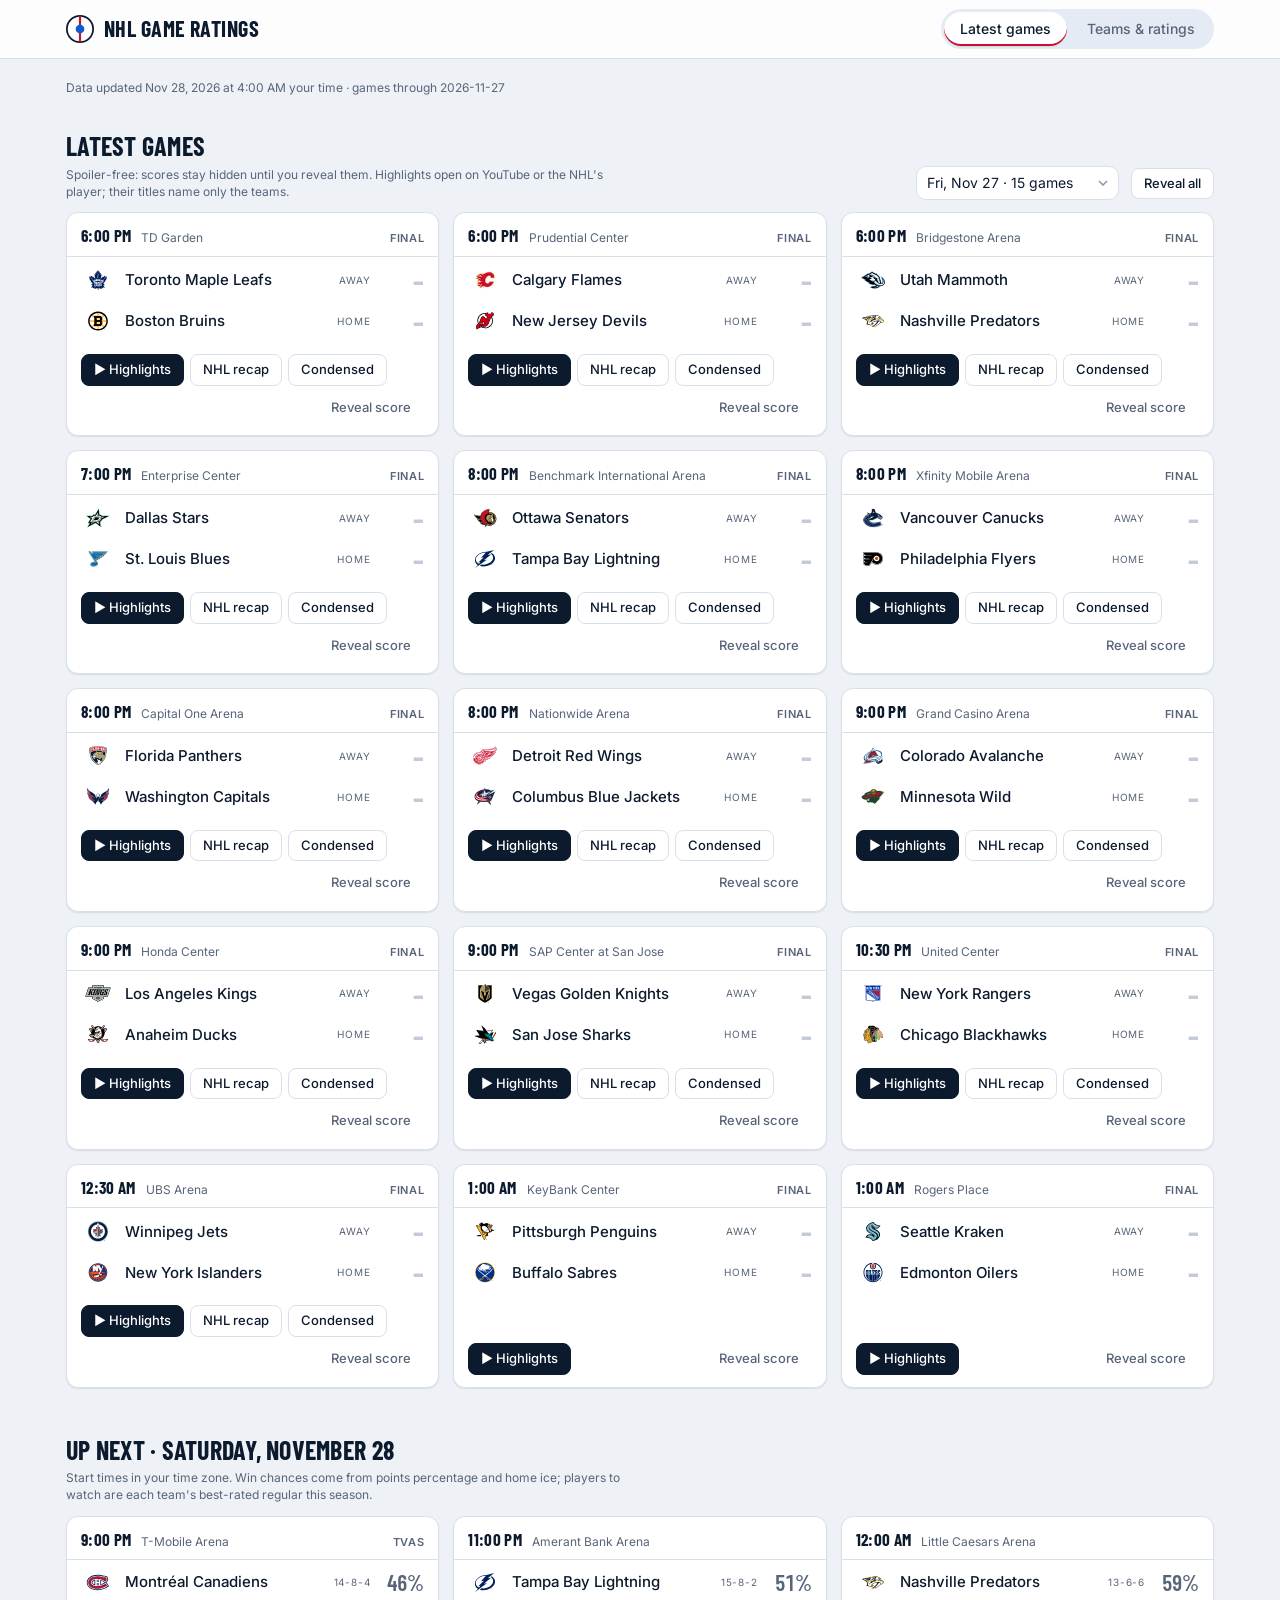
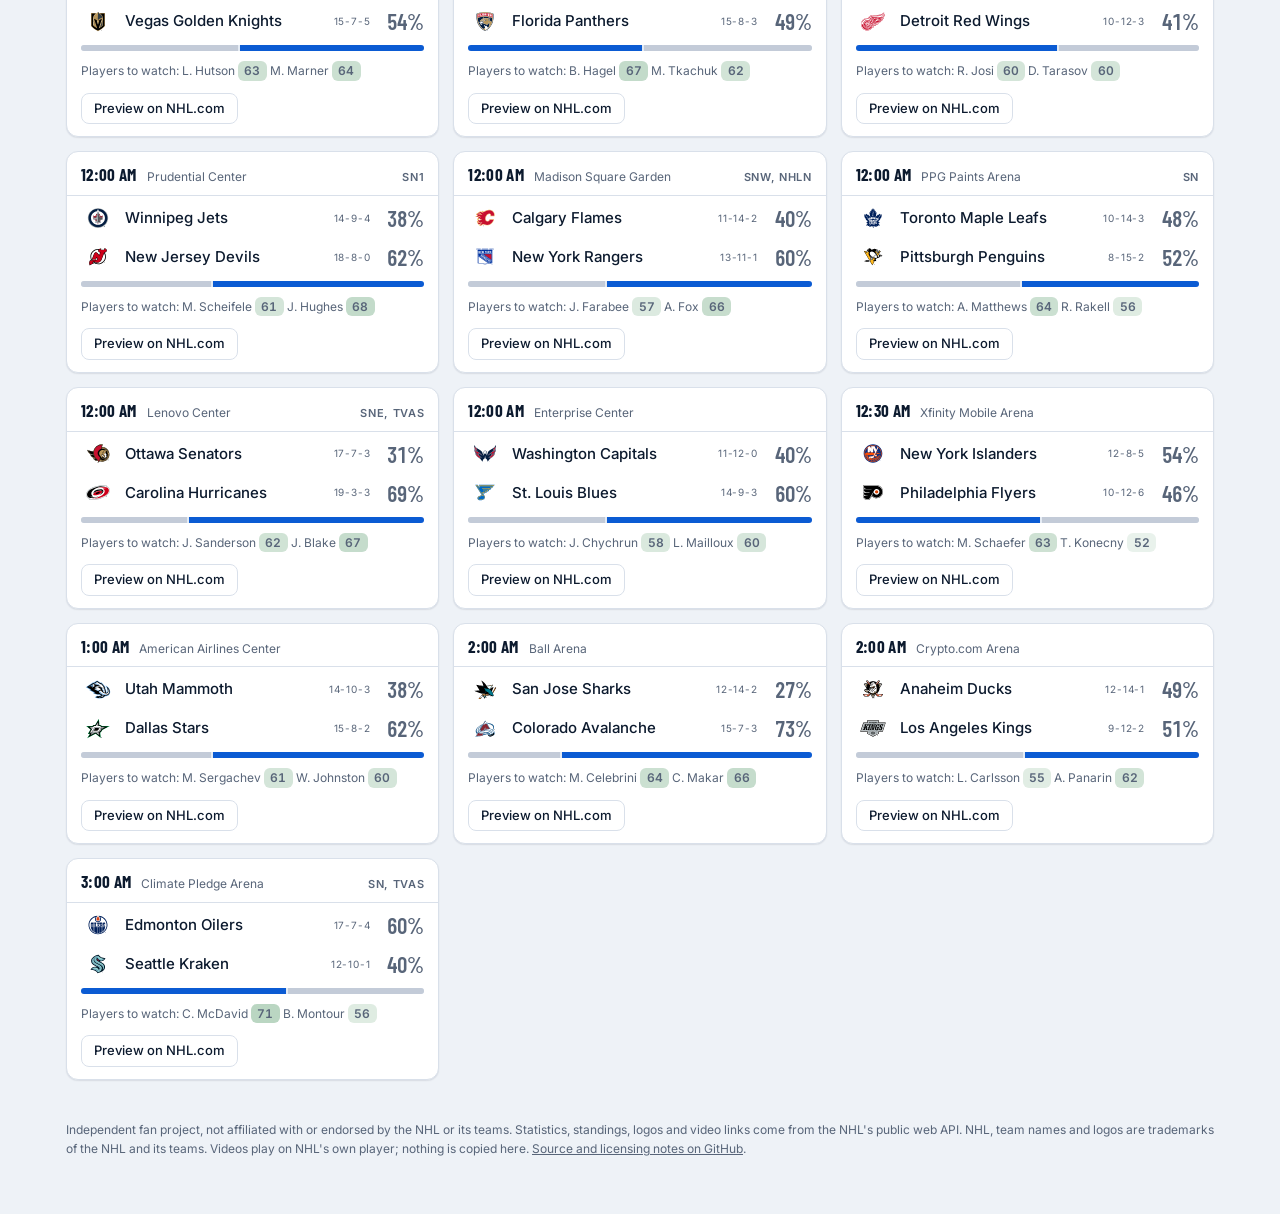
<file: site/index.html>
<!doctype html>
<html lang="en">
<head>
<meta charset="utf-8">
<meta name="viewport" content="width=device-width, initial-scale=1, viewport-fit=cover">
<meta name="color-scheme" content="light dark">
<meta name="theme-color" content="#ffffff" media="(prefers-color-scheme: light)">
<meta name="theme-color" content="#0d1726" media="(prefers-color-scheme: dark)">
<title>NHL Game Ratings</title>
<meta name="description" content="0-100 game scores and ratings for every NHL player, spoiler-free latest games, standings, trends and line combinations.">
<link rel="icon" href="data:image/svg+xml,%3Csvg xmlns='http://www.w3.org/2000/svg' viewBox='0 0 32 32'%3E%3Cellipse cx='16' cy='20' rx='12' ry='5' fill='%23141a23'/%3E%3Crect x='4' y='14' width='24' height='6' fill='%23141a23'/%3E%3Cellipse cx='16' cy='14' rx='12' ry='5' fill='%23394456'/%3E%3C/svg%3E">
<link rel="preconnect" href="https://fonts.googleapis.com">
<link rel="preconnect" href="https://fonts.gstatic.com" crossorigin>
<link rel="stylesheet" href="https://fonts.googleapis.com/css2?family=Barlow+Condensed:wght@500;600;700&family=Inter:wght@400;500;600&display=swap">
<link rel="stylesheet" href="theme.css?v=20261118a">
<link rel="stylesheet" href="app.css?v=20261118a">
<script src="vendor/d3.min.js"></script>
<script src="runtime.js?v=20261118a"></script>
</head>
<body>
<header class="app-head" id="top">
  <div class="app-head-in">
    <a class="brand" href="./" aria-label="NHL Game Ratings, home">
      <svg class="brand-mark" viewBox="0 0 32 32" aria-hidden="true"><circle cx="16" cy="16" r="15" class="bm-ring"/><path d="M16 1v30" class="bm-line"/><circle cx="16" cy="16" r="5" class="bm-dot"/></svg>
      <span class="brand-name">NHL Game Ratings</span>
    </a>
    <nav class="hr-tabs" role="tablist" aria-label="Views">
      <button type="button" class="hr-tab" role="tab" id="tab-latest" data-tab="latest" aria-controls="latest" aria-selected="true">Latest games</button>
      <button type="button" class="hr-tab" role="tab" id="tab-stats" data-tab="stats" aria-controls="stats" aria-selected="false">Teams &amp; ratings</button>
    </nav>
  </div>
</header>
<main id="dash-root">
<div class="hr">
  <h1 class="vh">NHL Game Ratings</h1>
  <p class="hr-updated" data-draw="updatedAt">—</p>

  <section class="hr-sec" id="latest" role="tabpanel" aria-labelledby="tab-latest">
    <div class="sec-head">
      <div>
        <h2>Latest games</h2>
        <p class="hr-sub">Spoiler-free: scores stay hidden until you reveal them. Highlights open on YouTube or the NHL's player; their titles name only the teams.</p>
      </div>
      <div class="hr-pick">
        <label for="hr-day" class="vh">Game day</label>
        <select id="hr-day" class="dash-select" data-draw="dayPick" aria-label="Game day" data-source="games"></select>
        <button type="button" class="hr-btn" id="hr-reveal-all">Reveal all</button>
        <button type="button" class="hr-btn" id="hr-hide-all" hidden>Hide all</button>
      </div>
    </div>
    <div class="hr-cards" data-source="games standings logosLight logosDark" data-draw="latestGames"></div>

  <section class="hr-sec" id="upnext" aria-labelledby="upnext-title">
    <div class="sec-head">
      <div>
        <h2 id="upnext-title" data-draw="upNextTitle">Up next</h2>
        <p class="hr-sub">Start times in your time zone. Win chances come from points percentage and home ice; players to watch are each team's best-rated regular this season.</p>
      </div>
    </div>
    <div class="hr-cards" data-source="upcoming standings logosLight logosDark" data-draw="upNext"></div>
  </section>
  </section>

  <div class="hr-panel" id="stats" role="tabpanel" aria-labelledby="tab-stats" hidden>
  <div class="scope" id="teams" role="group" aria-label="Pick a team, conference or division">
    <div class="scope-top" data-source="standings" data-draw="teamBar"></div>
    <div class="scope-logos" data-source="standings logosLight logosDark" data-draw="teamGrid"></div>
  </div>













  <nav class="sec-nav view-tabs" role="tablist" aria-label="Views of the stats">
    <button type="button" role="tab" data-view="players" aria-selected="true">Players</button>
    <button type="button" role="tab" data-view="team" data-needs-team aria-selected="false">Team</button>
    <button type="button" role="tab" data-view="lines" aria-selected="false">Lines</button>
    <button type="button" role="tab" data-view="league" aria-selected="false">Divisions &amp; standings</button>
  </nav>

  <div class="view" data-view="players">
    <div class="players-split">
      <div class="psplit" id="split-season">
  <section class="hr-sec" id="season">
    <div>
      <h2>Players</h2>
      <p class="hr-sub">Everything here is on a 0–100 scale where 50 is average. Rating is a running estimate of how good each player is, started from last season; game scores rate single games. Click a player to chart their season.</p>
      <details class="how">
        <summary>How it's scored</summary>
        <ul>
          <li><b>Game score</b> — each game's <i>xG Game Score</i>: shots, scoring chances (expected goals), assists, blocks, penalties, faceoffs, and the 5-on-5 chances for and against while on the ice. It's ranked against every game at the position: 50 is average, 70 beats 91% of games, 90 beats 99.6%.</li>
          <li><b>Rating</b> — starts from last season and moves a little toward each new game score, so one big night can't make a star. 50 is the average player, 70 about the top 2%.</li>
          <li><b>Goalies</b> — goals saved above expected: the chance quality of every shot faced minus goals allowed.</li>
          <li><b>vs Exp.</b> — average game score minus the score expected before each game from the player's rating, ice time, both teams' strength, home ice and back-to-backs. Positive means outperforming; single games swing about ±11, so trust it after 15–20 games.</li>
          <li><b>Play-driving</b> — the team's 5-on-5 expected-goal edge per 60 minutes with the player on the ice, as a running rating; short nights count less.</li>
        </ul>
        <a href="#method">Full method</a>
      </details>
    </div>
    <div class="hr-scroll">
      <table class="hr-full hr-season" data-source="season" data-row-key="team,player_id" aria-label="Season average ratings by player">
        <thead><tr>
          <th class="l" data-field="name">Player</th>
          <th class="l" data-field="team">Team</th>
          <th class="l" data-field="pos">Pos</th>
          <th data-field="gp">GP</th>
          <th data-field="rating" title="Running estimate after the latest game, started from last season">Rating</th>
          <th data-field="since_start" title="Change since the start of the season">± Season</th>
          <th data-field="avg" title="Average game score this season">Avg game</th>
          <th data-field="vs_exp" title="Average game score minus what was expected before each game from his rating, ice time, both teams' strength, home ice and back-to-backs">vs Exp.</th>
          <th data-field="last5" title="Average game score, last five games">Last 5</th>
          <th data-field="drive" title="5-on-5 expected-goal edge with the player on the ice, as a running rating">Play-driving</th>
        </tr></thead>
        <tbody data-draw="seasonRows"></tbody>
      </table>
    </div>
  </section>
    <section class="hr-sec hr-trend-grid" id="player-trend" aria-live="polite">
      <div class="pt-head"><h3 data-draw="playerName">Player</h3><button type="button" class="btn btn-ghost pt-close" id="pt-close">Close ✕</button></div>
      <p class="hr-lede" data-draw="playerText">—</p>
      <div class="hr-key" aria-hidden="true">
        <span><i class="hr-sw hr-sw-dot"></i>Game score</span>
        <span><i class="hr-sw hr-sw-roll"></i>Rating</span>
        <span><i class="hr-sw hr-sw-band"></i>Likely range</span>
        <span><i class="hr-sw hr-sw-ref"></i>League average</span>
      </div>
      <div class="hr-chart" data-source="rolling" data-draw="playerChart"></div>
      <div class="pt-stats" data-source="rolling season" data-draw="playerStats"></div>
    </section>
      </div>
      <div class="psplit" id="split-hot">
    <section class="hr-sec hr-trend-grid" id="hot">
      <h3>Who's trending</h3>
      <p class="hr-sub">Last five games against the season average (6+ games played).</p>
      <div class="hr-scroll">
        <table class="hr-full hr-hot" data-source="season" data-row-key="team,player_id" aria-label="Players trending up and down">
          <thead><tr>
            <th class="l" data-field="name">Player</th>
            <th class="l" data-field="pos">Pos</th>
            <th data-field="gp">GP</th>
            <th data-field="avg">Season</th>
            <th data-field="last5">Last 5</th>
            <th data-field="delta">Change</th>
            <th class="l">Last 10</th>
          </tr></thead>
          <tbody data-draw="hotRows"></tbody>
        </table>
      </div>
    </section>
      </div>
    </div>
  </div>

  <div class="view" data-view="team" hidden>
  <section class="hr-sec" id="team">
    <div class="team-hero" data-source="standings summary teamForm logosLight logosDark" data-draw="teamHero"></div>
  </section>
    <section class="hr-sec hr-trend-grid" id="team-trend">
      <h2>Team trend</h2>
      <p class="hr-lede" data-draw="teamTrendText">—</p>
      <div class="hr-key" aria-hidden="true">
        <span><i class="hr-sw hr-sw-win"></i>Win</span>
        <span><i class="hr-sw hr-sw-loss"></i>Loss</span>
        <span><i class="hr-sw hr-sw-roll"></i>5-game average</span>
        <span><i class="hr-sw hr-sw-ref"></i>League average</span>
      </div>
      <div class="hr-chart" data-source="teamGames" data-draw="teamChart"></div>
      <p class="hr-sub">Team rating: skaters' ratings averaged by ice time.</p>
    </section>
  <section class="hr-sec" id="grid">
    <div>
      <h2>Game log</h2>
      <p class="hr-sub">Every player, every game. Point at or tap a cell for the stats.</p>
    </div>
    <div class="hr-legend" aria-hidden="true" data-draw="legend"></div>
    <div class="hr-scroll hr-heat" data-source="ratings" data-draw="heat"></div>
  </section>
  <section class="hr-sec" id="game">
    <div>
      <h2>Game detail</h2>
      <p class="hr-sub">CF/CA: 5-on-5 shot attempts on ice · GF/GA: goals on ice · PD/PT: penalties drawn/taken · ixG: expected goals of own shots.</p>
    </div>
    <div class="hr-pick">
      <label for="hr-game" class="vh">Game</label>
      <select id="hr-game" class="dash-select" data-draw="gamePick" aria-label="Game" data-source="ratings"></select>
      <span data-draw="gameLinks">—</span>
    </div>
    <div class="hr-scroll">
      <table class="hr-full" data-source="ratings" data-row-key="game_id,player_id" aria-label="Skater ratings for the selected game">
        <thead><tr>
          <th class="l" data-field="name">Skater</th>
          <th class="l" data-field="pos">Pos</th>
          <th data-field="toi">TOI</th>
          <th data-field="rating">Rating</th>
          <th data-field="G">G</th>
          <th data-field="A1">A1</th>
          <th data-field="A2">A2</th>
          <th data-field="SOG">SOG</th>
          <th data-field="ixG">ixG</th>
          <th data-field="BLK">BLK</th>
          <th data-field="CF">CF</th>
          <th data-field="CA">CA</th>
          <th data-field="GF">GF</th>
          <th data-field="GA">GA</th>
          <th data-field="PD">PD</th>
          <th data-field="PT">PT</th>
          <th data-field="FOW">FOW</th>
          <th data-field="FOL">FOL</th>
        </tr></thead>
        <tbody data-draw="gameSkaters"></tbody>
      </table>
    </div>
    <div class="hr-scroll">
      <table class="hr-full" data-source="ratings" data-row-key="game_id,player_id" aria-label="Goalie ratings for the selected game">
        <thead><tr>
          <th class="l" data-field="name">Goalie</th>
          <th data-field="toi">TOI</th>
          <th data-field="rating">Rating</th>
          <th data-field="SA">Shots against</th>
          <th data-field="SV">Saves</th>
          <th data-field="GA">Goals against</th>
          <th data-field="xGA">Expected GA</th>
          <th data-field="decision">Decision</th>
        </tr></thead>
        <tbody data-draw="gameGoalies"></tbody>
      </table>
    </div>
    <h3>Lines in this game</h3>
    <div class="hr-lines" data-source="lines ratings" data-draw="gameLines"></div>
  </section>
  </div>

  <div class="view" data-view="lines" hidden>
  <section class="hr-sec" id="lines">
    <div>
      <h2>Lines</h2>
      <p class="hr-sub">Units with the most 5-on-5 time together, from shift charts. CF% is their share of shot attempts while together.</p>
    </div>
    <div class="hr-scroll">
      <table class="hr-full hr-hot" data-source="lineSeason" data-row-key="team,player_ids" aria-label="Most-used line combinations this season">
        <thead><tr>
          <th class="l" data-field="names">Unit</th>
          <th data-field="games">GP</th>
          <th data-field="toi_min">5v5 min</th>
          <th data-field="CF">CF</th>
          <th data-field="CA">CA</th>
          <th data-field="cf_pct">CF%</th>
          <th data-field="GF">GF</th>
          <th data-field="GA">GA</th>
          <th data-field="avg_rating">Line rating</th>
        </tr></thead>
        <tbody data-draw="lineRows"></tbody>
      </table>
    </div>
  </section>
  </div>

  <div class="view" data-view="league" hidden>
  <section class="hr-sec" id="groups">
    <div>
      <h2>Divisions &amp; conferences</h2>
      <p class="hr-sub">Average game score is each team's skater scores in a game, weighted by ice time, averaged over all its games. Average rating is the mean rating of skaters with 5+ games. Click a row to show only that group.</p>
    </div>
    <div class="hr-scroll">
      <table class="hr-full hr-groups" data-source="groupAvg" aria-label="Average scores by division and conference">
        <thead><tr>
          <th class="l" data-field="name">Group</th>
          <th data-field="teams">Teams</th>
          <th data-field="pts_pct" title="Points percentage, from the standings">Pts %</th>
          <th data-field="avg_game" title="Average team game score">Avg game score</th>
          <th data-field="avg_rating" title="Average skater rating (5+ games)">Avg rating</th>
          <th class="l" data-field="best_team">Best team</th>
          <th class="l" data-field="top_player">Top player</th>
        </tr></thead>
        <tbody data-draw="groupRows"></tbody>
      </table>
    </div>
  </section>
  <section class="hr-sec" id="standings">
    <div class="hr-standhead">
      <div>
        <h2>Standings</h2>
        <p class="hr-sub">The line marks the playoff cut: top three in each division plus two wild cards per conference. Click a team to open it.</p>
      </div>
    </div>
    <div class="hr-toggle" role="group" aria-label="Group standings by">
      <button type="button" class="hr-tog" data-view="division" aria-pressed="true">Division</button>
      <button type="button" class="hr-tog" data-view="conference" aria-pressed="false">Conference</button>
      <button type="button" class="hr-tog" data-view="league" aria-pressed="false">League</button>
    </div>
    <div class="hr-scroll">
      <table class="hr-full hr-stand" data-source="standings" data-row-key="team" aria-label="Season standings">
        <thead><tr>
          <th data-draw="rankHead">—</th>
          <th class="l" data-field="name">Team</th>
          <th data-field="gp">GP</th>
          <th data-field="w">W</th>
          <th data-field="l">L</th>
          <th data-field="otl">OTL</th>
          <th data-field="pts">PTS</th>
          <th data-field="pts_pct">P%</th>
          <th data-field="rw">RW</th>
          <th data-field="gf">GF</th>
          <th data-field="ga">GA</th>
          <th data-field="diff">Diff</th>
          <th data-field="home">Home</th>
          <th data-field="road">Road</th>
          <th data-field="l10">L10</th>
          <th data-field="streak">Streak</th>
        </tr></thead>
        <tbody data-draw="standingsRows"></tbody>
      </table>
    </div>
    <p class="hr-sub" data-draw="standingsAsOf">—</p>
  </section>
  <section class="hr-sec" id="upsets">
    <div>
      <h2>Upsets</h2>
      <p class="hr-sub">Wins by a team with under a 40% pre-game chance (from points percentage and home ice).</p>
    </div>
    <article class="hr-story" id="upset-story" data-source="games ratings goals" data-draw="upsetStory"></article>
    <div>
      <h3>Biggest upsets this season</h3>
    </div>
    <div class="hr-scroll">
      <table class="hr-full" data-source="games" data-row-key="game_id" aria-label="Biggest upsets of the season">
        <thead><tr>
          <th class="l" data-field="date">Date</th>
          <th class="l" data-field="winner">Winner</th>
          <th class="l" data-field="final">Score</th>
          <th class="l" data-field="loser">Beat</th>
          <th data-field="winner_pregame_pct">Win chance %</th>
          <th class="l" data-field="winner_star">Winner's best</th>
          <th class="l">Story</th>
        </tr></thead>
        <tbody data-draw="upsetRows"></tbody>
      </table>
    </div>
  </section>
  </div>

  <details id="method">
    <summary>How the ratings work</summary>
    <div class="method-body">
    <p>Two layers: a <strong>game score</strong> says what happened in one game; a <strong>rating</strong> says how good a player is, and is updated after every game. One game is a very noisy sample, and goals are the noisiest part of it, so both lean on shots and expected goals rather than on goals.</p>
    <p><strong>Expected goals (xG)</strong> is the chance that a shot becomes a goal, from a model trained on <span data-draw="methodXg">the two previous NHL seasons</span> and then frozen: shot distance, angle, shot type, rebound, off a turnover, power play, shorthanded, empty net.</p>
    <p><strong>Game score.</strong> Skaters get an <em>xG Game Score</em>: Dom Luszczyszyn's published Game Score (0.75 × goals + 0.70 × primary assists + 0.55 × secondary assists + 0.075 × shots on goal + 0.05 × blocks + 0.15 × penalties drawn − 0.15 × taken + 0.01 × faceoffs won − 0.01 × lost + 0.05 × 5-on-5 shot attempts for on ice − 0.05 × against + 0.15 × 5-on-5 goals for on ice − 0.15 × against), with goals replaced by the player's own expected goals and the on-ice shot-attempt and goal terms replaced by on-ice 5-on-5 expected goals for and against. Goalies get goals saved above expected. Each game's number is ranked against every game this season at the position (forwards, defense, goalies) and the rank placed on a 0–100 bell curve centred on 50: 70 beats 91% of games, 80 beats 98%, 90 beats 99.6%.</p>
    <p><strong>Rating.</strong> A Kalman filter keeps one running estimate per player plus how sure it is. Each season it starts from last season's final rating, pulled part of the way back to the position average. After each game it moves toward that game's number by a step that is bigger when the estimate is unsure; for play-driving and goalies, also when the game had more 5-on-5 ice time or more shots faced. Missed games and trades add uncertainty. Skaters' main rating runs on xG Game Score; <em>play-driving</em> runs on the 5-on-5 expected-goal difference per 60 minutes on ice; goalies' runs on goals saved above expected per shot. All settings were fitted on past seasons by how well each game's rating predicted the next game. Ratings run 0–100: 50 is the average player at the position and each 10 points is one standard deviation of last season's spread among regulars, so 70 is about the top 2% and 80 is rare.</p>
    <p data-draw="methodChecks"></p>
    <p><strong>Limits:</strong> these numbers only see what the play-by-play and shift charts record. Defensive positioning, zone exits and passes that don't lead to a shot are invisible, and on-ice numbers depend on teammates. Treat a single game as a summary, not a verdict.</p>
    <p><strong>Sources:</strong> Game Score — Luszczyszyn, Hockey Graphs (2016). Why shots and xG beat goals in small samples — Macdonald, Lennon &amp; Sturdivant (2012). Rating updates — state-space models as in Glickman &amp; Stern (1998) and Lopez, Matthews &amp; Baumer (2018), applied here to players.</p>
    <p><strong>Data and video:</strong> statistics, standings and team logos come from the NHL's public web API (boxscores, play-by-play and shift charts), documented by the community project NHL-API-Reference. Highlight links open NHL.com or YouTube, which host the videos; nothing is copied here. This page is an independent fan project and is not affiliated with or endorsed by the NHL or its teams. NHL and team names and logos are trademarks of the NHL and its teams.</p>
    </div>
  </details>
  </div>
</div>

<footer class="site-foot">
  Independent fan project, not affiliated with or endorsed by the NHL or its teams. Statistics, standings, logos and video links come from the NHL's public web API.
  NHL, team names and logos are trademarks of the NHL and its teams. Videos play on NHL's own player; nothing is copied here.
  <a href="https://github.com/k-sufliarsky/nhl-stats">Source and licensing notes on GitHub</a>.
</footer>
</main>
<script src="app.js?v=20261118a"></script>
</body>
</html>
</file>
<file: site/theme.css>
/* Design tokens for the static site. The page styles (app.css) use only these names. */
:root {
  /* Rink at night, scoreboard numerals. Ice-white ground, navy ink, goal-light red for what's active. */
  color-scheme: light;
  --color-bg: #eef2f7;
  --color-panel: #ffffff;
  --color-fg: #0c1a2e;
  --color-fg-muted: #586579;
  --color-border-line: #d9e0ea;
  --color-ok: #17804a;
  --color-warn: #c47f00;
  --color-bad: #c42b3a;
  --color-accent: #c8102e;
  --color-accent-soft: #fde8eb;
  --color-ink-soft: #e4ebf4;
  --series-1: #0b5bd3;
  --series-2: #d9822b;
  --series-3: #7b56c7;
  --series-4: #2a9d8f;

  --font-anthropic-sans: "Inter", ui-sans-serif, system-ui, -apple-system, "Segoe UI", Roboto, "Helvetica Neue", Arial, sans-serif;
  --font-anthropic-serif: "Barlow Condensed", "Arial Narrow", "Roboto Condensed", ui-sans-serif, system-ui, sans-serif;
  --font-display: "Barlow Condensed", "Arial Narrow", "Roboto Condensed", ui-sans-serif, system-ui, sans-serif;
  --cds-font-size-caption: 12px;
  --cds-font-size-body: 14px;
  --cds-font-size-heading: 18px;
  --cds-font-size-title: 34px;
  --cds-font-weight-medium: 600;

  --cds-gap-xs: 4px; --cds-gap-sm: 8px; --cds-gap-md: 12px; --cds-gap-lg: 20px; --cds-gap-xl: 36px;
  --cds-pad-xs: 4px; --cds-pad-sm: 8px; --cds-pad-md: 14px; --cds-pad-lg: 18px; --cds-pad-xl: 24px;
  --cds-radius: 10px;

  --cds-chart-muted: #c3cbd8;
  --cds-chart-grid: #e8edf4;
  --cds-chart-axis: #c3cbd8;
  --cds-chart-reference: #8a94a6;
  --cds-chart-status-critical: #c42b3a;
  --cds-text-secondary: #586579;
  --cds-surface-popover: #ffffff;
  --cds-border: #d3dae5;
  --cds-shadow-popover: 0 10px 30px rgba(12, 26, 46, .16);
  --shadow-card: 0 1px 2px rgba(12, 26, 46, .06), 0 1px 1px rgba(12, 26, 46, .04);
  --head-bg: rgba(255, 255, 255, .86);
  --cds-dur-slow: 400ms;
  --cds-ease-out: cubic-bezier(.2, .8, .2, 1);
}

@media (prefers-color-scheme: dark) {
  :root:not([data-theme="light"]) {
    color-scheme: dark;
    --color-bg: #08111e;
    --color-panel: #0f1b2d;
    --color-fg: #e7edf6;
    --color-fg-muted: #93a1b6;
    --color-border-line: #1f2e45;
    --color-ok: #3cc479;
    --color-warn: #e8a93a;
    --color-bad: #f0616c;
    --color-accent: #ff4b60;
    --color-accent-soft: #3a1520;
    --color-ink-soft: #16243a;
    --series-1: #5aa2ff;
    --series-2: #f0a35e;
    --series-3: #a98bf0;
    --series-4: #4cc3b4;
    --cds-chart-muted: #33435c;
    --cds-chart-grid: #182740;
    --cds-chart-axis: #33435c;
    --cds-chart-reference: #7d8aa0;
    --cds-text-secondary: #93a1b6;
    --cds-surface-popover: #142338;
    --cds-border: #2a3b56;
    --cds-shadow-popover: 0 10px 30px rgba(0, 0, 0, .55);
    --shadow-card: none;
    --head-bg: rgba(13, 23, 38, .88);
  }
}
:root[data-theme="dark"] {
  color-scheme: dark;
  --color-bg: #08111e; --color-panel: #0f1b2d; --color-fg: #e7edf6; --color-fg-muted: #93a1b6; --color-border-line: #1f2e45;
  --color-ok: #3cc479; --color-warn: #e8a93a; --color-bad: #f0616c; --color-accent: #ff4b60; --color-accent-soft: #3a1520; --color-ink-soft: #16243a;
  --series-1: #5aa2ff; --series-2: #f0a35e; --series-3: #a98bf0; --series-4: #4cc3b4;
  --cds-chart-muted: #33435c; --cds-chart-grid: #182740; --cds-chart-axis: #33435c; --cds-chart-reference: #7d8aa0;
  --cds-text-secondary: #93a1b6; --cds-surface-popover: #142338; --cds-border: #2a3b56; --cds-shadow-popover: 0 10px 30px rgba(0, 0, 0, .55);
  --shadow-card: none; --head-bg: rgba(13, 23, 38, .88);
}

*, *::before, *::after { box-sizing: border-box; }
[hidden] { display: none !important; }
html { -webkit-text-size-adjust: 100%; }
body {
  margin: 0;
  background: var(--color-bg);
  color: var(--color-fg);
  font: 400 var(--cds-font-size-body)/1.45 var(--font-anthropic-sans);
}
#dash-root {
  max-width: 1180px;
  margin: 0 auto;
  padding-block: 20px 56px;
  padding-left: max(16px, env(safe-area-inset-left, 0px));
  padding-right: max(16px, env(safe-area-inset-right, 0px));
}
img { max-width: 100%; }
.dash-select {
  font: inherit;
  color: var(--color-fg);
  background-color: var(--color-panel);
  border: 1px solid var(--color-border-line);
  border-radius: var(--cds-radius);
  padding: 6px 30px 6px 10px;
  appearance: none;
  background-image: url("data:image/svg+xml,%3Csvg xmlns='http://www.w3.org/2000/svg' width='10' height='6'%3E%3Cpath d='M1 1l4 4 4-4' fill='none' stroke='%238a94a6' stroke-width='1.5'/%3E%3C/svg%3E");
  background-repeat: no-repeat;
  background-position: right 10px center;
  max-width: 100%;
}
.dash-select:focus-visible { outline: 2px solid var(--color-fg); outline-offset: 1px; }
.site-foot { margin-top: 40px; font-size: var(--cds-font-size-caption); color: var(--color-fg-muted); line-height: 1.6; }
.site-foot a { color: inherit; }
.hr-updated { font-size: var(--cds-font-size-caption); color: var(--color-fg-muted); margin: 6px 0 0; }
</file>
<file: site/app.css>
.hr { display: flex; flex-direction: column; gap: var(--cds-gap-xl); font-family: var(--font-anthropic-sans); color: var(--color-fg); }
.hr h1 { font-family: var(--font-anthropic-serif); font-weight: 400; font-size: var(--cds-font-size-title); margin: 0; text-wrap: balance; }
.hr h2 { font-size: var(--cds-font-size-heading); font-weight: var(--cds-font-weight-medium); margin: 0; text-wrap: balance; }
.hr h3 { font-family: var(--font-anthropic-serif); font-weight: 400; font-size: var(--cds-font-size-heading); margin: 0; text-wrap: balance; }
.hr-lede { margin: var(--cds-gap-sm) 0 0; max-width: 68ch; line-height: 1.5; }
.hr-sub { color: var(--color-fg-muted); font-size: var(--cds-font-size-caption); margin: 4px 0 0; max-width: 72ch; line-height: 1.45; }
.hr-sec { display: flex; flex-direction: column; gap: var(--cds-gap-md); min-width: 0; }
.hr-scroll { overflow-x: auto; min-width: 0; position: relative; border: 1px solid var(--color-border-line); border-radius: var(--cds-radius); background: var(--color-panel); }
.hr table { border-collapse: collapse; font-variant-numeric: tabular-nums; font-size: var(--cds-font-size-body); }
.hr th, .hr td { padding: 6px 10px; text-align: right; white-space: nowrap; border-bottom: 1px solid var(--color-border-line); }
.hr th { font-size: var(--cds-font-size-caption); color: var(--color-fg-muted); font-weight: var(--cds-font-weight-medium); text-transform: uppercase; letter-spacing: .04em; }
.hr th.l, .hr td.l { text-align: left; }
.hr tbody tr:last-child td { border-bottom: 0; }
.hr-full { width: 100%; }
.hr-chip { display: inline-block; min-width: 2.6em; text-align: center; padding: 2px 6px; border-radius: 6px; font-weight: var(--cds-font-weight-medium); }
.hr-bar { display: inline-flex; align-items: center; gap: 8px; }
.hr-bar i { display: inline-block; height: 6px; border-radius: 3px; background: var(--cds-chart-muted); width: 60px; position: relative; overflow: hidden; }
.hr-bar i b { position: absolute; inset: 0 auto 0 0; border-radius: 3px; background: var(--color-fg-muted); }
.hr-heat { min-height: 200px; }
.hr-heat table { font-size: var(--cds-font-size-caption); }
.hr-heat th, .hr-heat td { padding: 0; border-bottom: 0; }
.hr-heat thead th { padding: 6px 2px; text-align: center; line-height: 1.25; text-transform: none; letter-spacing: 0; vertical-align: bottom; }
.hr-heat td.c { width: 38px; height: 28px; text-align: center; border: 1px solid var(--color-panel); cursor: default; }
.hr-heat td.c:focus-visible { outline: 2px solid var(--color-fg); outline-offset: -2px; }
.hr-heat td.empty { color: var(--color-fg-muted); }
.hr-heat .nm { position: sticky; left: 0; background: var(--color-panel); text-align: left; padding: 0 10px; font-size: var(--cds-font-size-body); z-index: 1; }
.hr-heat .w { color: var(--color-ok); } .hr-heat .lo { color: var(--color-bad); }
.hr-tip { position: absolute; z-index: 5; pointer-events: none; background: var(--cds-surface-popover); border: 1px solid var(--cds-border); box-shadow: var(--cds-shadow-popover); border-radius: var(--cds-radius); padding: 8px 10px; font-size: var(--cds-font-size-caption); line-height: 1.45; max-width: 260px; white-space: normal; }
.hr-tip strong { display: block; font-size: var(--cds-font-size-body); }
.hr-tip span { color: var(--cds-text-secondary); }
.hr-empty { min-height: 230px; display: flex; align-items: center; justify-content: center; color: var(--color-fg-muted); font-size: var(--cds-font-size-body); }
.hr-tip-float { position: fixed; z-index: 50; max-width: min(320px, calc(100vw - 16px)); }
.hr-pick { display: flex; flex-wrap: wrap; align-items: center; gap: var(--cds-gap-md); }
.hr-pick label { font-size: var(--cds-font-size-caption); color: var(--color-fg-muted); text-transform: uppercase; letter-spacing: .04em; }
.hr-team { display: flex; flex-wrap: wrap; align-items: center; gap: var(--cds-gap-md); margin-top: var(--cds-gap-md); }
.hr-team label { font-weight: var(--cds-font-weight-medium); }
.hr-legend { display: flex; flex-wrap: wrap; gap: var(--cds-gap-sm); align-items: center; font-size: var(--cds-font-size-caption); color: var(--color-fg-muted); }
.hr-legend .hr-chip { min-width: 3.4em; }
.hr-story { background: var(--color-panel); border: 1px solid var(--color-border-line); border-radius: var(--cds-radius); padding: var(--cds-pad-lg); display: flex; flex-direction: column; gap: var(--cds-gap-md); min-height: 160px; }
.hr-story p { margin: 0; max-width: 70ch; line-height: 1.55; }
.hr-story .meta { color: var(--color-fg-muted); font-size: var(--cds-font-size-caption); }
.hr-story ol { margin: 0; padding-left: 1.3em; display: flex; flex-direction: column; gap: 6px; line-height: 1.45; }
.hr-story .cols { display: grid; grid-template-columns: repeat(auto-fit, minmax(220px, 1fr)); gap: var(--cds-gap-lg); }
.hr-story .cols > div { min-width: 0; }
.hr-story h4 { margin: 0 0 6px; font-size: var(--cds-font-size-caption); color: var(--color-fg-muted); text-transform: uppercase; letter-spacing: .04em; font-weight: var(--cds-font-weight-medium); }
.hr-story ul { list-style: none; margin: 0; padding: 0; display: flex; flex-direction: column; gap: 4px; }
.hr-story li.p { display: flex; justify-content: space-between; gap: 8px; }
.hr-tag { font-size: var(--cds-font-size-caption); color: var(--color-fg-muted); }
.hr a { color: inherit; text-decoration-color: var(--color-fg-muted); text-underline-offset: 2px; }
.hr a:hover { text-decoration-color: var(--color-fg); }
.hr-btn { font: inherit; font-size: var(--cds-font-size-caption); background: transparent; color: var(--color-fg); border: 1px solid var(--color-border-line); border-radius: 6px; padding: 3px 8px; cursor: pointer; }
.hr-btn:hover { background: var(--color-bg); }
.hr tr.on td { background: var(--color-bg); }
.hr details { border-top: 1px solid var(--color-border-line); padding-top: var(--cds-gap-md); }
.hr details summary { cursor: pointer; font-weight: var(--cds-font-weight-medium); }
.hr details p, .hr details li { max-width: 72ch; line-height: 1.55; }
.hr-confs { display: grid; grid-template-columns: repeat(auto-fit, minmax(300px, 1fr)); gap: var(--cds-gap-lg); min-height: 220px; }
.hr-conf { display: flex; flex-direction: column; gap: var(--cds-gap-md); min-width: 0; }
.hr-conf h3 { font-family: var(--font-anthropic-sans); font-size: var(--cds-font-size-body); font-weight: var(--cds-font-weight-medium); }
.hr-div { display: flex; flex-direction: column; gap: 6px; min-width: 0; }
.hr-div h4 { margin: 0; font-size: var(--cds-font-size-caption); color: var(--color-fg-muted); text-transform: uppercase; letter-spacing: .04em; font-weight: var(--cds-font-weight-medium); }
.hr-logos { display: grid; grid-template-columns: repeat(auto-fill, minmax(62px, 1fr)); gap: 6px; }
.hr-logo { font: inherit; display: flex; flex-direction: column; align-items: center; gap: 2px; padding: 6px 2px 4px; background: var(--color-panel); color: var(--color-fg); border: 1px solid var(--color-border-line); border-radius: var(--cds-radius); cursor: pointer; font-size: var(--cds-font-size-caption); }
.hr-logo img { width: 40px; height: 28px; object-fit: contain; }
.hr-logo:hover { background: var(--color-bg); }
.hr-logo:focus-visible, .hr-tog:focus-visible { outline: 2px solid var(--color-fg); outline-offset: 1px; }
.hr-logo[aria-pressed=true] { border-color: var(--color-fg); box-shadow: inset 0 0 0 1px var(--color-fg); font-weight: var(--cds-font-weight-medium); }
.hr-teamhead { display: flex; align-items: center; gap: var(--cds-gap-md); }
.hr-teamhead img { width: 56px; height: 40px; object-fit: contain; }
.hr-toggle { display: inline-flex; border: 1px solid var(--color-border-line); border-radius: var(--cds-radius); overflow: hidden; align-self: flex-start; }
.hr-tog { font: inherit; font-size: var(--cds-font-size-caption); padding: 5px 12px; background: var(--color-panel); color: var(--color-fg-muted); border: 0; border-right: 1px solid var(--color-border-line); cursor: pointer; }
.hr-tog:last-child { border-right: 0; }
.hr-tog[aria-pressed=true] { background: var(--color-bg); color: var(--color-fg); font-weight: var(--cds-font-weight-medium); }
.hr-stand td.tm { text-align: left; }
.hr-stand td.tm span { display: inline-flex; align-items: center; gap: 8px; }
.hr-stand td.tm img { width: 26px; height: 20px; object-fit: contain; }
.hr-stand tr.sub td { text-align: left; font-size: var(--cds-font-size-caption); color: var(--color-fg-muted); padding-left: 16px; }
.hr-stand tr.grp td { text-align: left; font-size: var(--cds-font-size-caption); color: var(--color-fg-muted); text-transform: uppercase; letter-spacing: .04em; font-weight: var(--cds-font-weight-medium); background: var(--color-bg); }
.hr-stand tr.pick { cursor: pointer; }
.hr-stand tr.pick:hover td { background: var(--color-bg); }
.hr-stand tr.cut td { border-bottom: 2px solid var(--color-fg-muted); }
.hr .pos { color: var(--color-ok); } .hr .neg { color: var(--color-bad); }
.hr-standhead { display: flex; align-items: center; justify-content: space-between; gap: var(--cds-gap-md); }
.hr-standbar:has(> [hidden]:only-child) { display: none; }
.hr-chart { position: relative; min-height: 260px; min-width: 0; background: var(--color-panel); border: 1px solid var(--color-border-line); border-radius: var(--cds-radius); padding: var(--cds-pad-sm) 0; }
.hr-chart svg { display: block; width: 100%; height: auto; overflow: visible; }
.hr-chart .tick text, .hr-chart .lbl { fill: var(--cds-text-secondary); font-size: var(--cds-font-size-caption); font-family: var(--font-anthropic-sans); }
.hr-chart .tick line { stroke: var(--cds-chart-grid); }
.hr-chart .domain { display: none; }
.hr-key { display: flex; flex-wrap: wrap; gap: var(--cds-gap-md); font-size: var(--cds-font-size-caption); color: var(--color-fg-muted); align-items: center; }
.hr-key span { display: inline-flex; align-items: center; gap: 6px; }
.hr-sw { display: inline-block; width: 16px; height: 3px; border-radius: 2px; background: var(--color-fg-muted); }
.hr-sw-band { width: 16px; height: 10px; border-radius: 2px; background: color-mix(in oklab, var(--series-1) 22%, transparent); }
details.how { margin: 10px 0 0; max-width: 72ch; font-size: var(--cds-font-size-caption); color: var(--color-fg-muted); }
details.how > summary { cursor: pointer; color: var(--color-fg); font-weight: 600; width: fit-content; }
details.how ul { margin: 6px 0 4px; padding-left: 18px; line-height: 1.45; }
details.how li { margin: 3px 0; }
details.how a { color: inherit; }
.hr-sw-dot { width: 9px; height: 9px; border-radius: 50%; background: var(--color-panel); border: 1.5px solid var(--color-fg-muted); }
.hr-sw-ref { background: none; border-top: 2px dashed var(--cds-chart-reference); height: 0; }
.hr-sw-win { width: 9px; height: 9px; border-radius: 50%; background: var(--color-ok); }
.hr-sw-loss { width: 9px; height: 9px; border-radius: 50%; background: var(--color-bad); }
.hr-trend-grid { display: flex; flex-direction: column; gap: var(--cds-gap-md); min-width: 0; }
.hr-season tr.pick { cursor: pointer; }
.hr-season tr.pick:hover td { background: var(--color-bg); }
.hr-hot tr.grp td { text-align: left; font-size: var(--cds-font-size-caption); color: var(--color-fg-muted); text-transform: uppercase; letter-spacing: .04em; font-weight: var(--cds-font-weight-medium); background: var(--color-bg); }
.hr-hot tr.pick { cursor: pointer; }
.hr-hot tr.pick:hover td { background: var(--color-bg); }
.hr-spark { display: block; }
.hr-panel { display: flex; flex-direction: column; gap: var(--cds-gap-xl); }
.hr-tabs { display: flex; gap: 4px; margin-top: var(--cds-gap-md); border-bottom: 1px solid var(--color-border-line); }
.hr-tab { font: inherit; font-size: var(--cds-font-size-body); padding: 8px 14px; background: none; border: 0; border-bottom: 2px solid transparent; margin-bottom: -1px; color: var(--color-fg-muted); cursor: pointer; }
.hr-tab[aria-selected=true] { color: var(--color-fg); border-bottom-color: var(--color-fg); font-weight: var(--cds-font-weight-medium); }
.hr-tab:focus-visible, .hr-btn:focus-visible, .hr-player:focus-visible { outline: 2px solid var(--color-fg); outline-offset: 2px; }
.hr-cards { display: grid; grid-template-columns: repeat(auto-fill, minmax(280px, 1fr)); gap: var(--cds-gap-md); min-height: 180px; }
.hr-card { background: var(--color-panel); border: 1px solid var(--color-border-line); border-radius: var(--cds-radius); padding: var(--cds-pad-md); display: flex; flex-direction: column; gap: var(--cds-gap-sm); min-width: 0; }
.hr-card .meta { font-size: var(--cds-font-size-caption); color: var(--color-fg-muted); }
.hr-match { display: flex; flex-direction: column; gap: 6px; }
.hr-match .tm { font: inherit; color: inherit; display: flex; align-items: center; gap: 10px; min-width: 0; width: 100%; padding: 4px 6px; margin: 0 -6px; background: none; border: 0; border-radius: var(--cds-radius); text-align: left; cursor: pointer; }
.hr-match .tm:hover { background: var(--color-bg); }
.hr-match .tm:hover .nm { text-decoration: underline; text-underline-offset: 2px; text-decoration-color: var(--color-fg-muted); }
.hr-match .tm:focus-visible { outline: 2px solid var(--color-fg); outline-offset: 1px; }
.hr-match .tm img { width: 34px; height: 26px; object-fit: contain; flex: none; }
.hr-match .tm .nm { flex: 1; min-width: 0; overflow: hidden; text-overflow: ellipsis; white-space: nowrap; }
.hr-match .tm .sc { font-family: var(--font-anthropic-serif); font-size: var(--cds-font-size-heading); font-variant-numeric: tabular-nums; min-width: 1.5em; text-align: right; }
.hr-match .tm.win .nm, .hr-match .tm.win .sc { font-weight: var(--cds-font-weight-medium); }
.hr-match .tm.lose { color: var(--color-fg-muted); }
.hr-veil { display: flex; align-items: center; justify-content: space-between; gap: 8px; padding: 8px 10px; border: 1px dashed var(--color-border-line); border-radius: var(--cds-radius); color: var(--color-fg-muted); font-size: var(--cds-font-size-caption); }
.hr-res { font-size: var(--cds-font-size-caption); color: var(--color-fg-muted); line-height: 1.5; }
.hr-badge { display: inline-block; padding: 1px 7px; border-radius: 999px; font-size: var(--cds-font-size-caption); font-weight: var(--cds-font-weight-medium); background: color-mix(in oklab, var(--color-warn) 22%, var(--color-panel)); color: var(--color-fg); }
.hr-acts { display: flex; flex-wrap: wrap; gap: 6px; margin-top: auto; }
.hr-acts a.hr-btn { text-decoration: none; display: inline-flex; align-items: center; }
.hr-players { display: flex; flex-direction: column; gap: var(--cds-gap-md); }
.hr-players h4 { margin: 0 0 6px; font-size: var(--cds-font-size-caption); color: var(--color-fg-muted); text-transform: uppercase; letter-spacing: .04em; font-weight: var(--cds-font-weight-medium); }
.hr-pgrid { display: grid; grid-template-columns: repeat(auto-fill, minmax(190px, 1fr)); gap: 6px; }
.hr-player { font: inherit; display: flex; align-items: center; justify-content: space-between; gap: 6px; padding: 6px 8px; background: var(--color-panel); color: var(--color-fg); border: 1px solid var(--color-border-line); border-radius: var(--cds-radius); cursor: pointer; text-align: left; min-width: 0; }
.hr-player:hover { background: var(--color-bg); }
.hr-player[aria-pressed=true] { border-color: var(--color-fg); box-shadow: inset 0 0 0 1px var(--color-fg); }
.hr-player .pn { min-width: 0; overflow: hidden; text-overflow: ellipsis; white-space: nowrap; }
.hr-player .pp { color: var(--color-fg-muted); font-size: var(--cds-font-size-caption); margin-left: 4px; }
.hr-lines { display: flex; flex-direction: column; gap: 6px; min-height: 120px; }
.hr-unit { display: grid; grid-template-columns: 4.5em 1fr; gap: 10px; align-items: center; background: var(--color-panel); border: 1px solid var(--color-border-line); border-radius: var(--cds-radius); padding: 8px 10px; min-width: 0; }
.hr-unit .ul { font-size: var(--cds-font-size-caption); color: var(--color-fg-muted); text-transform: uppercase; letter-spacing: .04em; }
.hr-unit .um { display: flex; flex-wrap: wrap; gap: 6px 14px; align-items: center; min-width: 0; }
.hr-unit .pm { display: inline-flex; align-items: center; gap: 6px; }
.hr-unit .us { grid-column: 2; font-size: var(--cds-font-size-caption); color: var(--color-fg-muted); }
.hr-unit-gap { height: 4px; }
[data-dash-source-state=refreshing] { opacity: .5; }


/* ===================================================================== redesign */
.vh { position: absolute; width: 1px; height: 1px; overflow: hidden; clip: rect(0 0 0 0); white-space: nowrap; }
.hr { gap: var(--cds-gap-xl); }
.hr-panel { gap: var(--cds-gap-xl); }
.hr h2 { font-family: var(--font-display); font-weight: 700; font-size: 26px; letter-spacing: .01em; text-transform: uppercase; line-height: 1.05; }
.hr h3 { font-family: var(--font-display); font-weight: 600; font-size: 19px; letter-spacing: .02em; text-transform: uppercase; }
.hr-sec > div:first-child > .hr-sub, .sec-head .hr-sub { margin-top: 6px; }
.hr-sec { scroll-margin-top: 120px; }
.hr-updated { margin: 0; }

/* app header */
.app-head { position: sticky; top: 0; z-index: 30; background: var(--head-bg); backdrop-filter: saturate(1.4) blur(10px); -webkit-backdrop-filter: saturate(1.4) blur(10px); border-bottom: 1px solid var(--color-border-line); }
.app-head-in { max-width: 1180px; margin: 0 auto; display: flex; align-items: center; justify-content: space-between; gap: 16px; min-height: 58px;
  padding-left: max(16px, env(safe-area-inset-left, 0px)); padding-right: max(16px, env(safe-area-inset-right, 0px)); }
.brand { display: inline-flex; align-items: center; gap: 10px; color: var(--color-fg); text-decoration: none; }
.brand-mark { width: 28px; height: 28px; flex: none; }
.bm-ring { fill: var(--color-panel); stroke: var(--color-fg); stroke-width: 2; }
.bm-line { stroke: var(--color-accent); stroke-width: 2.5; }
.bm-dot { fill: var(--series-1); }
.brand-name { font-family: var(--font-display); font-weight: 700; font-size: 22px; letter-spacing: .02em; text-transform: uppercase; white-space: nowrap; }
.app-head .hr-tabs { border: 0; margin: 0; gap: 4px; background: var(--color-ink-soft); padding: 3px; border-radius: 999px; }
.app-head .hr-tab { border: 0; margin: 0; border-radius: 999px; padding: 7px 16px; font-weight: 500; color: var(--color-fg-muted); }
.app-head .hr-tab[aria-selected=true] { background: var(--color-panel); color: var(--color-fg); box-shadow: var(--shadow-card), inset 0 -2px 0 var(--color-accent); }

/* buttons */
.btn, .hr-btn { font: inherit; font-size: 13px; font-weight: 500; display: inline-flex; align-items: center; gap: 6px; padding: 7px 12px; border-radius: 8px;
  border: 1px solid var(--color-border-line); background: var(--color-panel); color: var(--color-fg); cursor: pointer; text-decoration: none; line-height: 1.2; }
.btn:hover, .hr-btn:hover { background: var(--color-ink-soft); }
.btn:focus-visible { outline: 2px solid var(--color-fg); outline-offset: 2px; }
.btn-primary { background: var(--color-fg); border-color: var(--color-fg); color: var(--color-panel); }
.btn-primary:hover { background: var(--color-fg); opacity: .88; }
.btn-ghost { background: transparent; border-color: transparent; color: var(--color-fg-muted); }
.btn-ghost:hover { color: var(--color-fg); background: var(--color-ink-soft); }

/* section head with controls on the right */
.sec-head { display: flex; flex-wrap: wrap; align-items: flex-end; justify-content: space-between; gap: 12px 20px; }
.sec-head > div:first-child { min-width: 0; max-width: 62ch; }

/* latest games: scoreboard cards */
.hr-cards { grid-template-columns: repeat(auto-fill, minmax(300px, 1fr)); gap: 14px; }
.game { background: var(--color-panel); border: 1px solid var(--color-border-line); border-radius: 12px; box-shadow: var(--shadow-card); display: flex; flex-direction: column; overflow: hidden; min-width: 0; }
.game-top { display: flex; align-items: baseline; gap: 10px; padding: 10px 14px 8px; border-bottom: 1px solid var(--color-border-line); }
.game-time { font-family: var(--font-display); font-weight: 700; font-size: 17px; letter-spacing: .02em; }
.game-venue { flex: 1; min-width: 0; font-size: 12px; color: var(--color-fg-muted); overflow: hidden; text-overflow: ellipsis; white-space: nowrap; }
.game-state { font-size: 11px; font-weight: 600; letter-spacing: .06em; text-transform: uppercase; color: var(--color-fg-muted); }
.game-team { font: inherit; color: var(--color-fg); display: grid; grid-template-columns: 34px 1fr auto 44px; align-items: center; gap: 10px; width: 100%;
  padding: 9px 14px; background: none; border: 0; text-align: left; cursor: pointer; }
.game-team + .game-team { padding-top: 4px; }
.game-team:hover { background: var(--color-ink-soft); }
.game-team:focus-visible { outline: 2px solid var(--color-fg); outline-offset: -2px; }
.game-team img { width: 34px; height: 26px; object-fit: contain; }
.game-team .nm { font-weight: 500; font-size: 15px; min-width: 0; overflow: hidden; text-overflow: ellipsis; white-space: nowrap; }
.game-team .side { font-size: 10px; letter-spacing: .08em; text-transform: uppercase; color: var(--color-fg-muted); }
.game-team .sc { font-family: var(--font-display); font-weight: 700; font-size: 28px; line-height: 1; text-align: right; font-variant-numeric: tabular-nums; }
.game-team .sc.is-hidden { color: var(--cds-chart-muted); }
.game-team.lose { color: var(--color-fg-muted); }
.game-team.lose .sc { font-weight: 500; }
.game-team.win .nm { font-weight: 700; }
.game-notes { padding: 4px 14px 2px; font-size: 12px; color: var(--color-fg-muted); display: flex; flex-direction: column; gap: 4px; }
.game-notes .hr-chip { font-size: 12px; padding: 1px 5px; min-width: 2.4em; }
.game-acts { display: flex; flex-wrap: wrap; align-items: center; gap: 6px; padding: 10px 14px 12px; margin-top: auto; }
.game-acts .btn-ghost { margin-left: auto; }
.game-novid { font-size: 12px; color: var(--color-fg-muted); }

/* stats: team bar, picker, section nav */
.team-bar { display: flex; flex-wrap: wrap; align-items: center; justify-content: space-between; gap: 12px; padding: 12px 14px; background: var(--color-panel);
  border: 1px solid var(--color-border-line); border-radius: 12px; box-shadow: var(--shadow-card); }
.tb-who { display: flex; align-items: center; gap: 12px; min-width: 0; }
.tb-who img { width: 44px; height: 32px; object-fit: contain; }
.tb-who strong { display: block; font-family: var(--font-display); font-size: 22px; font-weight: 700; text-transform: uppercase; letter-spacing: .01em; line-height: 1.1; }
.tb-who span { font-size: 12px; color: var(--color-fg-muted); }
.tb-acts { display: flex; gap: 6px; }
.team-picker { margin-top: calc(-1 * var(--cds-gap-lg)); }
.hr-confs { background: var(--color-panel); border: 1px solid var(--color-border-line); border-radius: 12px; padding: 16px; box-shadow: var(--shadow-card); }
.hr-logo { border-radius: 10px; }
.hr-logo[aria-pressed=true] { border-color: var(--color-accent); box-shadow: inset 0 0 0 1px var(--color-accent); background: var(--color-accent-soft); }
.sec-nav { position: sticky; top: calc(var(--head-h, 59px) + var(--scope-h, 0px)); z-index: 20; display: flex; gap: 6px; overflow-x: auto; padding: 8px 0; margin: calc(-1 * var(--cds-gap-md)) 0;
  background: linear-gradient(var(--color-bg) 80%, transparent); scrollbar-width: none; }
.sec-nav::-webkit-scrollbar { display: none; }
.sec-nav a { flex: none; font-size: 13px; font-weight: 500; color: var(--color-fg-muted); text-decoration: none; padding: 6px 12px; border-radius: 999px;
  border: 1px solid var(--color-border-line); background: var(--color-panel); }
.sec-nav a:hover { color: var(--color-fg); border-color: var(--color-fg-muted); }

/* team overview */
.team-hero { background: var(--color-panel); border: 1px solid var(--color-border-line); border-radius: 14px; padding: 20px; box-shadow: var(--shadow-card);
  display: flex; flex-direction: column; gap: 16px; min-height: 180px; position: relative; overflow: hidden; }
.team-hero::before { content: ""; position: absolute; inset: 0 0 auto 0; height: 4px; background: var(--color-accent); }
.th-head { display: flex; align-items: center; gap: 16px; }
.th-logo { width: 84px; height: 60px; object-fit: contain; flex: none; }
.th-head h2 { font-size: 34px; }
.th-tiles { display: grid; grid-template-columns: repeat(auto-fit, minmax(150px, 1fr)); gap: 10px; }
.th-tile { background: var(--color-bg); border-radius: 10px; padding: 12px 14px; display: flex; flex-direction: column; gap: 2px; min-width: 0; }
.th-label { font-size: 11px; font-weight: 600; letter-spacing: .08em; text-transform: uppercase; color: var(--color-fg-muted); }
.th-value { font-family: var(--font-display); font-size: 30px; font-weight: 700; line-height: 1.1; font-variant-numeric: tabular-nums; overflow: hidden; text-overflow: ellipsis; white-space: nowrap; }
.th-note { font-size: 12px; color: var(--color-fg-muted); }
.th-tile.is-up .th-note { color: var(--color-ok); }
.th-tile.is-down .th-note { color: var(--color-bad); }
.th-last { margin: 0; font-size: 13px; color: var(--color-fg-muted); display: flex; flex-wrap: wrap; align-items: center; gap: 6px; }

/* tables and chips */
.hr-scroll { border-radius: 12px; box-shadow: var(--shadow-card); }
.hr th { font-size: 11px; letter-spacing: .07em; }
.hr tbody tr:hover td { background: var(--color-ink-soft); }
.hr-chip { font-variant-numeric: tabular-nums; }
.hr-chart { border-radius: 12px; box-shadow: var(--shadow-card); }
.hr-story { border-radius: 12px; box-shadow: var(--shadow-card); }
.hr details#method { background: var(--color-panel); border: 1px solid var(--color-border-line); border-radius: 12px; padding: 14px 18px; }

@media (max-width: 640px) {
  .brand-name { font-size: 18px; }
  .brand-mark { width: 24px; height: 24px; }
  .app-head-in { min-height: 52px; gap: 10px; }
  .app-head .hr-tab { padding: 6px 11px; font-size: 13px; }
  .hr h2 { font-size: 23px; }
  .th-head h2 { font-size: 28px; }
  .th-logo { width: 64px; height: 46px; }
  .th-value { font-size: 24px; }
  .th-tiles { grid-template-columns: 1fr 1fr; }
  .th-tile { padding: 10px 12px; }
  .hr-cards { grid-template-columns: 1fr; }
  .team-hero { padding: 16px; }
}
@media (max-width: 420px) {
  .brand-name { display: none; }
}
.hr a.btn { color: var(--color-fg); text-decoration: none; }
.hr a.btn-primary, .hr a.btn-primary:hover { color: var(--color-panel); }
.hr-season.one-team th:nth-child(2), .hr-season.one-team td:nth-child(2) { display: none; }
.tb-label { font-size: 11px; font-weight: 600; letter-spacing: .08em; text-transform: uppercase; color: var(--color-fg-muted); }

/* up next */
.game-next .sc.pct { font-size: 22px; font-weight: 600; color: var(--color-fg-muted); }
.odds { display: flex; height: 6px; margin: 2px 14px 6px; border-radius: 3px; overflow: hidden; background: var(--color-ink-soft); gap: 2px; }
.odds i { display: block; height: 100%; background: var(--cds-chart-muted); }
.odds i.fav { background: var(--series-1); }
#latest > #upnext { margin-top: var(--cds-gap-xl); }

/* Team, conference and division picker: always on screen at the top of Teams & ratings */
.scope { position: sticky; top: var(--head-h, 59px); z-index: 21; display: flex; flex-direction: column; gap: 6px;
  margin: 0 calc(-1 * var(--cds-gap-sm, 8px)); padding: 8px var(--cds-gap-sm, 8px); background: var(--head-bg, var(--color-bg));
  backdrop-filter: saturate(1.4) blur(10px); -webkit-backdrop-filter: saturate(1.4) blur(10px); border-bottom: 1px solid var(--color-border-line); }
.scope-top { display: flex; flex-wrap: wrap; align-items: center; gap: 6px 14px; }
.scope-chips { display: flex; gap: 4px; flex-wrap: wrap; }
.scope-chip { font: inherit; font-size: 12px; font-weight: 600; letter-spacing: .02em; padding: 4px 11px; border-radius: 999px; cursor: pointer;
  border: 1px solid var(--color-border-line); background: var(--color-panel); color: var(--color-fg-muted); white-space: nowrap; }
.scope-chip:hover { color: var(--color-fg); border-color: var(--color-fg-muted); }
.scope-chip[aria-pressed=true] { background: var(--color-fg); border-color: var(--color-fg); color: var(--color-panel); }
.scope-chip:focus-visible { outline: 2px solid var(--color-accent); outline-offset: 2px; }
.scope-now { margin: 0; font-size: 12px; color: var(--color-fg-muted); }
.scope-now b { color: var(--color-fg); font-weight: 600; }
.scope-logos { display: flex; flex-wrap: wrap; gap: 4px 14px; }
.scope-group { display: flex; align-items: center; gap: 2px; flex-wrap: nowrap; }
.scope-group .scope-div { margin-right: 4px; }
.scope-logos .hr-logo { flex: none; width: 34px; height: 30px; padding: 2px; gap: 0; border-color: transparent; background: transparent; border-radius: 8px;
  transition: opacity .15s, background .15s; }
.scope-logos .hr-logo img { width: 28px; height: 24px; }
.scope-logos .hr-logo:hover { background: var(--color-panel); border-color: var(--color-border-line); opacity: 1; }
.scope-logos .hr-logo.out { opacity: .3; }
.scope-logos .hr-logo[aria-pressed=true] { opacity: 1; border-color: var(--color-accent); background: var(--color-accent-soft); box-shadow: inset 0 0 0 1px var(--color-accent); }
@media (max-width: 640px) {
  .scope-logos { flex-wrap: nowrap; overflow-x: auto; scrollbar-width: none; }
  .scope-logos::-webkit-scrollbar { display: none; }
  .scope-now { flex-basis: 100%; }
}
.hr-groups tr.conf td { font-weight: 600; background: color-mix(in oklab, var(--color-fg) 4%, var(--color-panel)); }
.hr-groups td.ind { padding-left: 22px; }
.hr-groups tr.on td { background: var(--color-accent-soft); }

/* Stats page: one view at a time */
.view-tabs button { flex: none; font: inherit; font-size: 13px; font-weight: 500; color: var(--color-fg-muted); padding: 6px 14px; border-radius: 999px; cursor: pointer;
  border: 1px solid var(--color-border-line); background: var(--color-panel); }
.view-tabs button:hover { color: var(--color-fg); border-color: var(--color-fg-muted); }
.view-tabs button[aria-selected=true] { background: var(--color-fg); border-color: var(--color-fg); color: var(--color-panel); }
.view-tabs button:focus-visible { outline: 2px solid var(--color-accent); outline-offset: 2px; }
.view { display: flex; flex-direction: column; gap: var(--cds-gap-xl); min-width: 0; }
.view[hidden] { display: none; }
.players-split { display: flex; flex-direction: column; gap: var(--cds-gap-xl); min-width: 0; }
#season tr.on td { background: var(--color-accent-soft); }
/* No player picked: the table spans the page. Pick one: the table narrows and the player's chart and stats open beside it. */
.psplit { display: flex; flex-direction: column; gap: var(--cds-gap-xl); min-width: 0; }
.psplit:not(.has-player) #player-trend { display: none; }
.pt-head { display: flex; align-items: center; justify-content: space-between; gap: 8px; }
.pt-head h3 { margin: 0; }
.pt-close { padding: 4px 10px; font-size: 12px; }
.pt-stats { display: grid; grid-template-columns: repeat(6, minmax(0, 1fr)); gap: 6px; }
@media (max-width: 560px) { .pt-stats { grid-template-columns: repeat(3, minmax(0, 1fr)); } }
.pt-stat { background: var(--color-panel); border: 1px solid var(--color-border-line); border-radius: 10px; padding: 7px 8px; display: flex; flex-direction: column; gap: 2px; min-width: 0; }
.pt-stat b { font-family: var(--font-display); font-size: 19px; line-height: 1.1; font-variant-numeric: tabular-nums; white-space: nowrap; }
.pt-stat span { font-size: 10px; color: var(--color-fg-muted); text-transform: uppercase; letter-spacing: .04em; white-space: nowrap; overflow: hidden; text-overflow: ellipsis; }
@media (min-width: 1080px) {
  .psplit.has-player { display: grid; grid-template-columns: minmax(0, 1.2fr) minmax(0, 1fr); gap: 28px; align-items: start; }
  .psplit.has-player #player-trend { position: sticky; top: calc(var(--head-h, 59px) + var(--scope-h, 0px) + 56px); }
  .psplit.has-player .hr-bar i { display: none; }
}
.scope-logos .hr-logo.out { opacity: .4; }
@media (max-width: 640px) { .hr-season .hr-bar i { display: none; } }

/* Divisions: four rows, one under the other; one shared grid so the logos line up in columns */
.scope-logos { display: grid; grid-template-columns: max-content repeat(8, minmax(0, 1fr)); gap: 2px 4px; overflow: visible; flex-wrap: initial; }
.scope-group { grid-column: 1 / -1; display: grid; grid-template-columns: subgrid; align-items: center; gap: 0 4px; }
.scope-group .scope-div { margin-right: 10px; justify-self: stretch; text-align: left; }
.scope-div .short { display: none; }
.scope-logos .hr-logo { width: 100%; max-width: 60px; height: 44px; padding: 2px; justify-self: center; }
.scope-logos .hr-logo img { width: 40px; height: 38px; }
@media (max-width: 720px) {
  .scope-logos { gap: 2px; }
  .scope-group { gap: 0 2px; }
  .scope-group .scope-div { padding: 3px 6px; font-size: 11px; margin-right: 4px; }
  .scope-div .full { display: none; }
  .scope-div .short { display: inline; }
  .scope-logos .hr-logo { max-width: 42px; height: 34px; padding: 1px; }
  .scope-logos .hr-logo img { width: 30px; height: 28px; }
  .scope-now { font-size: 11px; }
}

.scope-avg { display: inline-block; margin-left: 6px; padding: 0 5px; border-radius: 6px; font-size: 11px; font-weight: 700; color: var(--color-fg); font-variant-numeric: tabular-nums; }
.scope-chip[aria-pressed=true] .scope-avg { color: var(--color-fg); }
@media (max-width: 720px) { .scope-avg { margin-left: 4px; padding: 0 3px; } }
.hr details#method .method-body { columns: 2 340px; column-gap: 40px; margin-top: 10px; }
.hr details#method .method-body p { max-width: none; margin: 0 0 12px; break-inside: avoid-column; }
</file>
